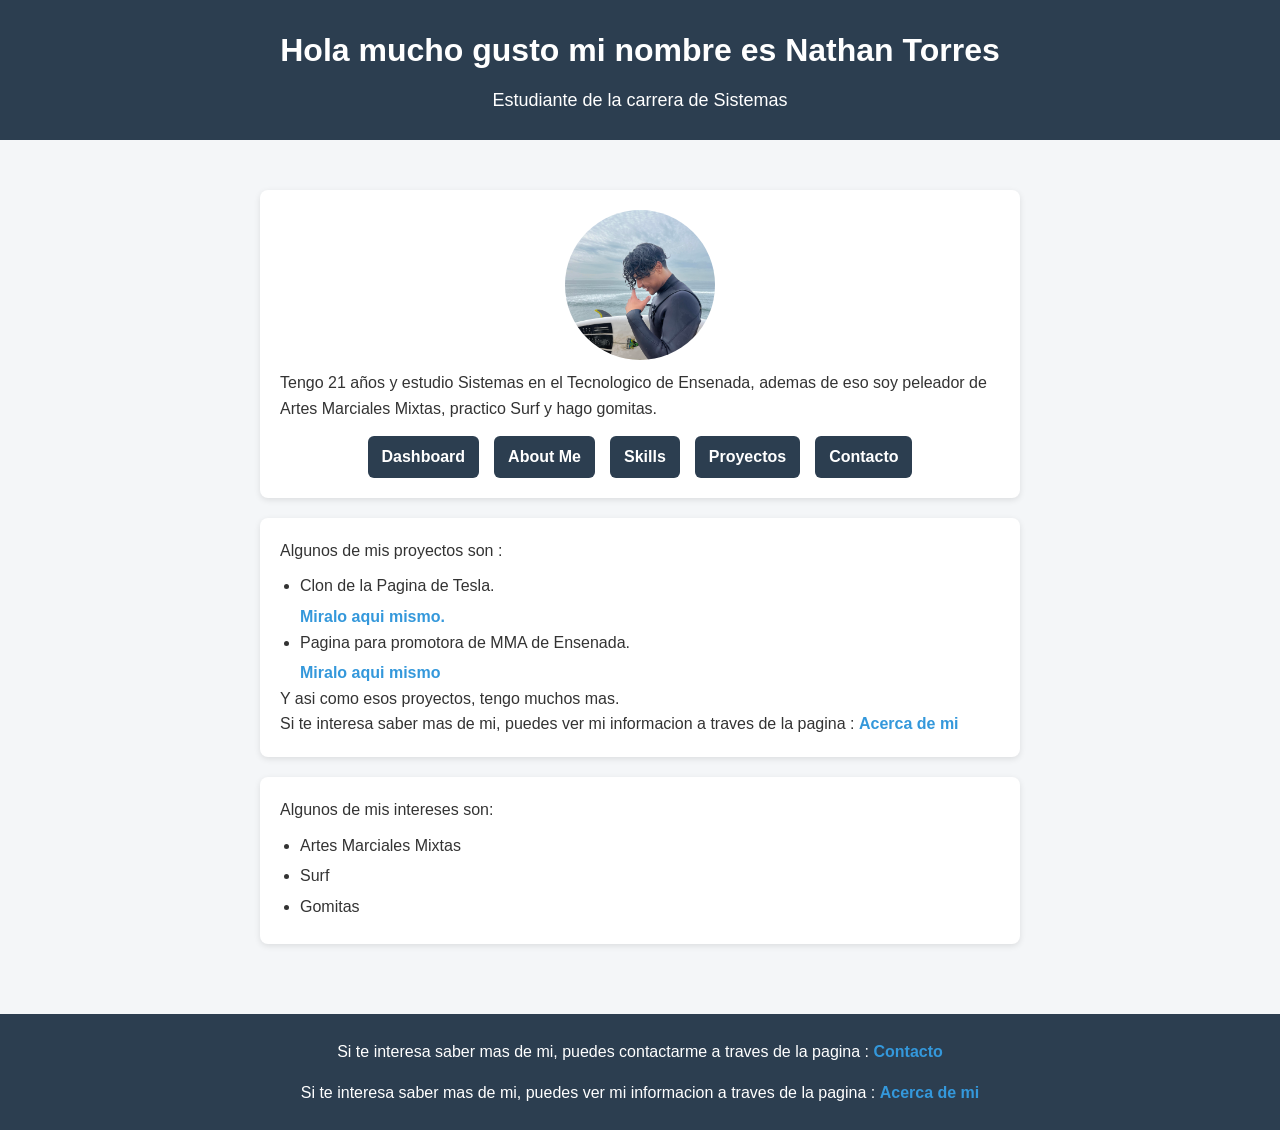
<file: index.html>
<!doctype html>
<html lang="en">
  <head>
    <meta charset="UTF-8" />
    <meta name="viewport" content="width=device-width, initial-scale=1.0" />
    <title>Practica - Sistemas</title>
    <link rel="stylesheet" href="styles/estilos.css" />
  </head>
  <body>
    <header>
      <h1>Hola mucho gusto mi nombre es Nathan Torres</h1>
      <h2>Estudiante de la carrera de Sistemas</h2>
    </header>

    <main>
      <section>
        <a href="/index.html">
          <img
            class="fotoNathan"
            src="img/fotoNathan.jpg"
            alt="Foto de Nathan Torres"
          />
        </a>
        <p>
          Tengo 21 años y estudio Sistemas en el Tecnologico de Ensenada, ademas
          de eso soy peleador de Artes Marciales Mixtas, practico Surf y hago
          gomitas.
        </p>

        <nav class="nav">
          <a class="nav-href active" href="pages/dashboard.html">Dashboard</a>
          <a class="nav-href" href="pages/acerca.html">About Me</a>
          <a class="nav-href" href="pages/skills.html">Skills</a>
          <a class="nav-href" href="pages/proyectos.html">Proyectos</a>
          <a class="nav-href" href="pages/formulario.html">Contacto</a>
        </nav>
      </section>

      <section>
        Algunos de mis proyectos son :
        <ul>
          <li>Clon de la Pagina de Tesla.</li>
          <a
            href="https://tesla-landing-8i5z8mskp-nathandevvs-projects.vercel.app/#"
            >Miralo aqui mismo.</a
          >
          <li>Pagina para promotora de MMA de Ensenada.</li>
          <a href="https://exf21.vercel.app">Miralo aqui mismo</a>
        </ul>

        Y asi como esos proyectos, tengo muchos mas.

        <p>
          Si te interesa saber mas de mi, puedes ver mi informacion a traves de
          la pagina :
          <a href="pages/acerca.html">Acerca de mi</a>
        </p>
      </section>

      <section>
        <p>Algunos de mis intereses son:</p>
        <ul>
          <li>Artes Marciales Mixtas</li>
          <li>Surf</li>
          <li>Gomitas</li>
        </ul>
      </section>
    </main>

    <footer>
      <section>
        Si te interesa saber mas de mi, puedes contactarme a traves de la pagina
        :
        <a href="./pages/contacto.html">Contacto</a>
      </section>
      <section>
        Si te interesa saber mas de mi, puedes ver mi informacion a traves de la
        pagina :
        <a href="./pages/acerca.html">Acerca de mi</a>
      </section>
    </footer>
  </body>
</html>
</file>
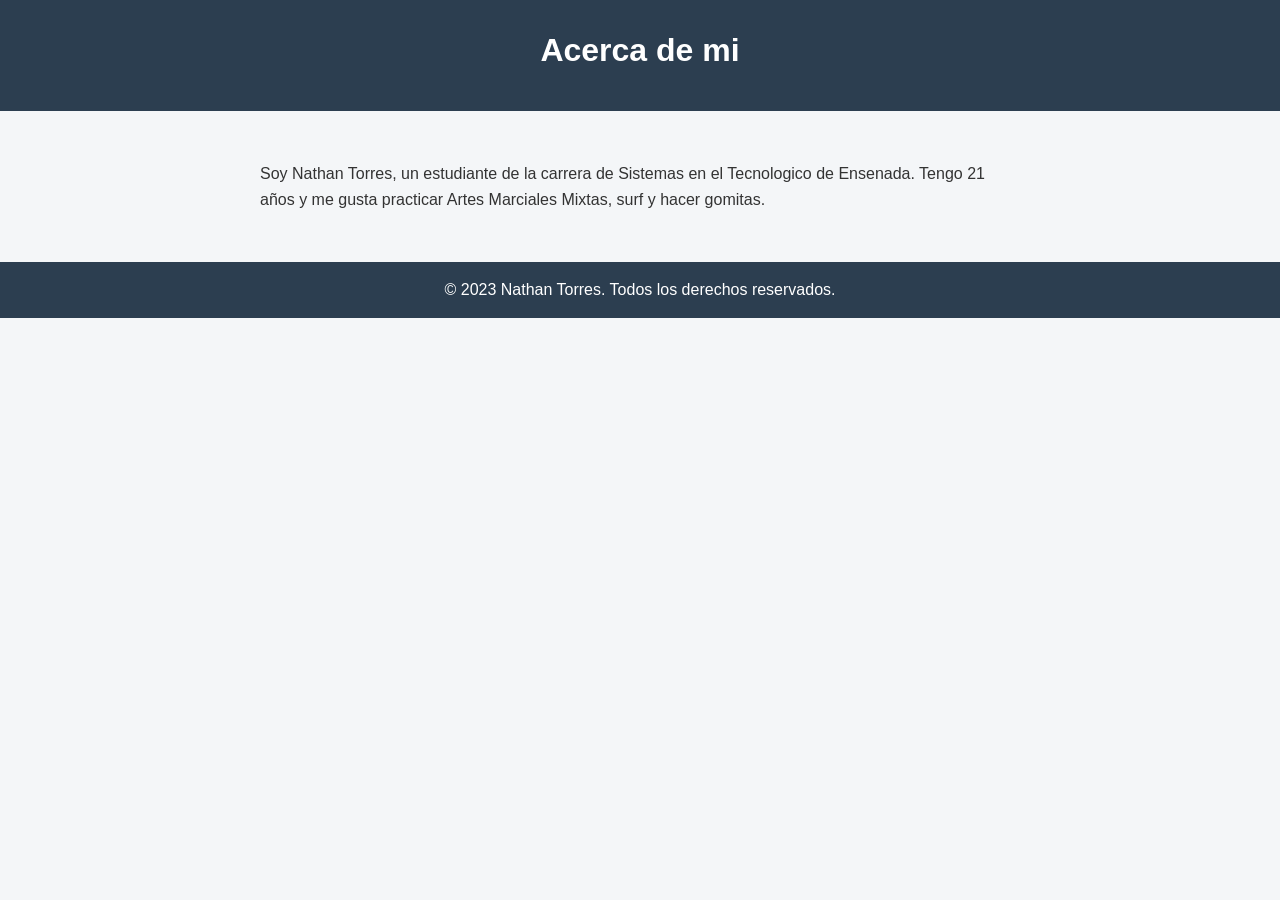
<file: acerca.html>
<!doctype html>
<html lang="en">
  <head>
    <meta charset="UTF-8" />
    <meta name="viewport" content="width=device-width, initial-scale=1.0" />
    <title>Acerca de mi</title>
    <link rel="stylesheet" href="estilos.css" />
  </head>
  <body>
    <header>
      <h1>Acerca de mi</h1>
    </header>

    <main>
      <p>
        Soy Nathan Torres, un estudiante de la carrera de Sistemas en el
        Tecnologico de Ensenada. Tengo 21 años y me gusta practicar Artes
        Marciales Mixtas, surf y hacer gomitas.
      </p>
    </main>

    <footer>
      <p>&copy; 2023 Nathan Torres. Todos los derechos reservados.</p>
    </footer>
  </body>
</html>
</file>
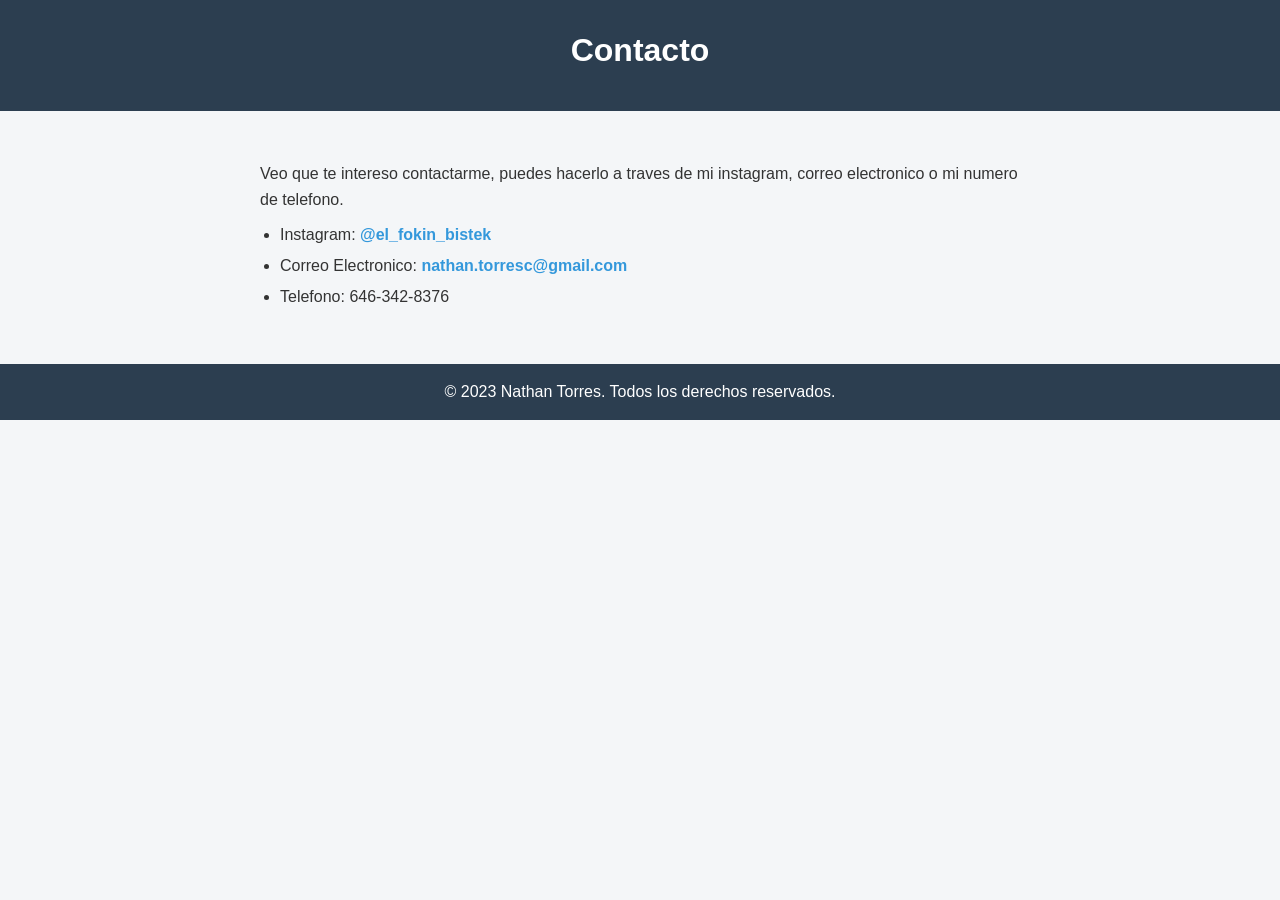
<file: contacto.html>
<!doctype html>
<html lang="en">
  <head>
    <meta charset="UTF-8" />
    <meta name="viewport" content="width=device-width, initial-scale=1.0" />
    <title>Contacto</title>
    <link rel="stylesheet" href="estilos.css" />
  </head>
  <body>
    <header>
      <h1>Contacto</h1>
    </header>

    <main>
      Veo que te intereso contactarme, puedes hacerlo a traves de mi instagram,
      correo electronico o mi numero de telefono.
      <ul>
        <li>
          Instagram:
          <a href="https://www.instagram.com/el_fokin_bistek/">
            @el_fokin_bistek</a
          >
        </li>
        <li>
          Correo Electronico:
          <a href="mailto:nathan.torresc@gmail.com">nathan.torresc@gmail.com</a>
        </li>
        <li>Telefono: 646-342-8376</li>
      </ul>
    </main>

    <footer>
      <p>&copy; 2023 Nathan Torres. Todos los derechos reservados.</p>
    </footer>
  </body>
</html>
</file>
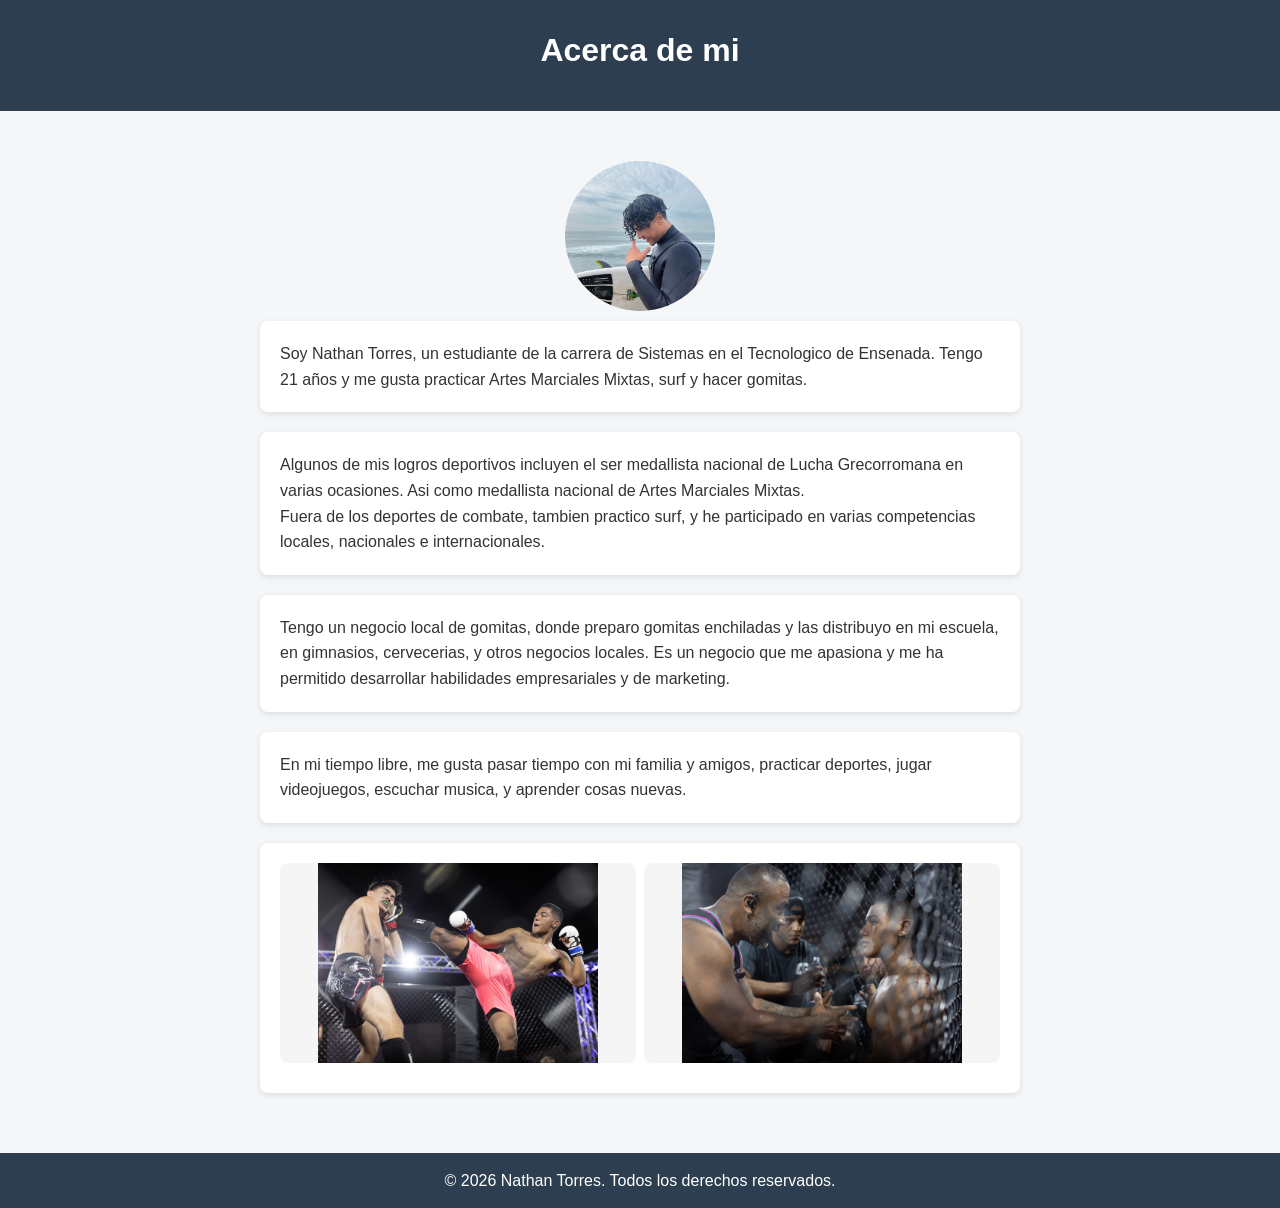
<file: pages/acerca.html>
<!doctype html>
<html lang="en">
  <head>
    <meta charset="UTF-8" />
    <meta name="viewport" content="width=device-width, initial-scale=1.0" />
    <title>Acerca de mi</title>
    <link rel="stylesheet" href="../styles/estilos.css" />
  </head>
  <body>
    <header>
      <h1>Acerca de mi</h1>
    </header>

    <main>
      <a href="../index.html">
        <img
          class="fotoNathan"
          src="../img/fotoNathan.jpg"
          alt="Foto de Nathan"
        />
      </a>
      <section>
        <p>
          Soy Nathan Torres, un estudiante de la carrera de Sistemas en el
          Tecnologico de Ensenada. Tengo 21 años y me gusta practicar Artes
          Marciales Mixtas, surf y hacer gomitas.
        </p>
      </section>
      <section>
        <p>
          Algunos de mis logros deportivos incluyen el ser medallista nacional
          de Lucha Grecorromana en varias ocasiones. Asi como medallista
          nacional de Artes Marciales Mixtas.
        </p>
        <p>
          Fuera de los deportes de combate, tambien practico surf, y he
          participado en varias competencias locales, nacionales e
          internacionales.
        </p>
      </section>
      <section>
        <p>
          Tengo un negocio local de gomitas, donde preparo gomitas enchiladas y
          las distribuyo en mi escuela, en gimnasios, cervecerias, y otros
          negocios locales. Es un negocio que me apasiona y me ha permitido
          desarrollar habilidades empresariales y de marketing.
        </p>
      </section>
      <section>
        <p>
          En mi tiempo libre, me gusta pasar tiempo con mi familia y amigos,
          practicar deportes, jugar videojuegos, escuchar musica, y aprender
          cosas nuevas.
        </p>
      </section>
      <section class="fotoMMA">
        <a
          class="fotoMMA"
          href="https://www.instagram.com/p/CiG5em9L4Zf/?img_index=1"
        >
          <img src="../img/32.jpg" alt="Foto Deportiva" />
        </a>
        <a
          class="fotoMMA"
          href="https://www.instagram.com/p/CiG5em9L4Zf/?img_index=2"
        >
          <img src="../img/27.jpg" alt="Foto Deportiva" />
        </a>
      </section>
    </main>

    <footer>
      <p>&copy; 2026 Nathan Torres. Todos los derechos reservados.</p>
    </footer>
  </body>
</html>
</file>
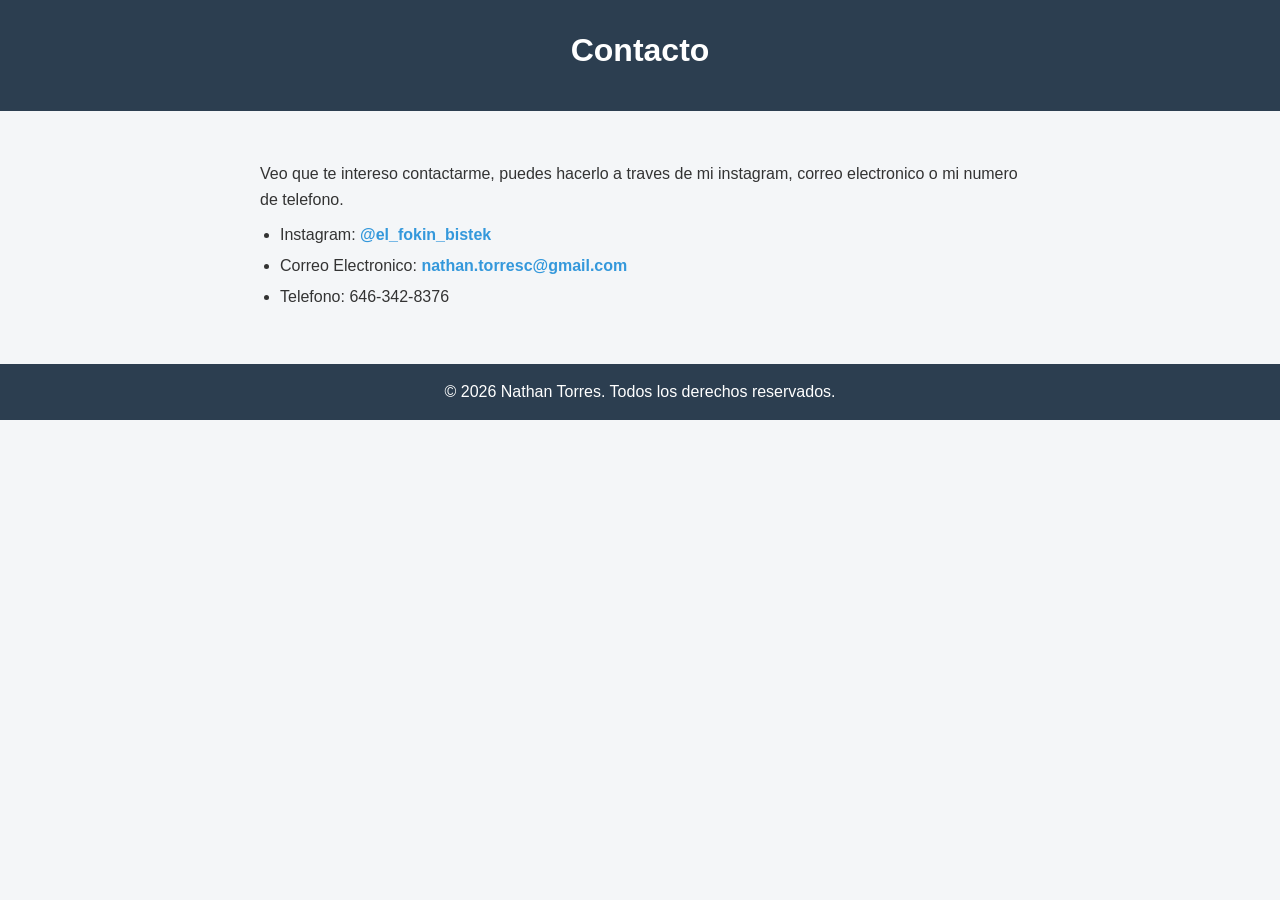
<file: pages/contacto.html>
<!doctype html>
<html lang="en">
  <head>
    <meta charset="UTF-8" />
    <meta name="viewport" content="width=device-width, initial-scale=1.0" />
    <title>Contacto</title>
    <link rel="stylesheet" href="../styles/estilos.css" />
  </head>
  <body>
    <header>
      <h1>Contacto</h1>
    </header>

    <main>
      Veo que te intereso contactarme, puedes hacerlo a traves de mi instagram,
      correo electronico o mi numero de telefono.
      <ul>
        <li>
          Instagram:
          <a href="https://www.instagram.com/el_fokin_bistek/">
            @el_fokin_bistek</a
          >
        </li>
        <li>
          Correo Electronico:
          <a href="mailto:nathan.torresc@gmail.com">nathan.torresc@gmail.com</a>
        </li>
        <li>Telefono: 646-342-8376</li>
      </ul>
    </main>

    <footer>
      <p>&copy; 2026 Nathan Torres. Todos los derechos reservados.</p>
    </footer>
  </body>
</html>
</file>
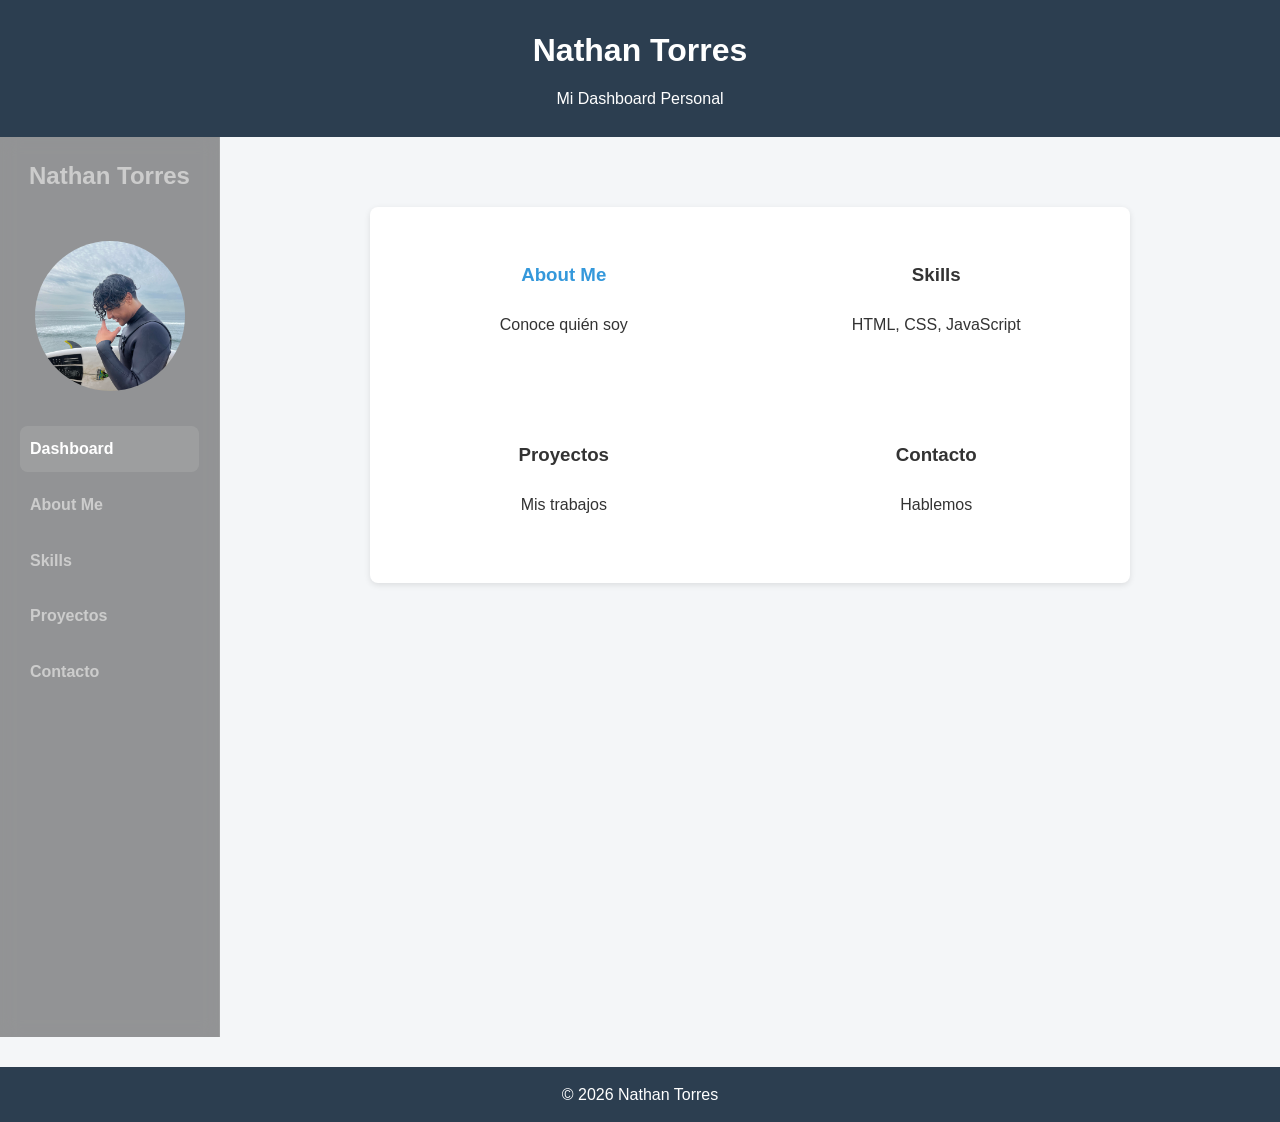
<file: pages/dashboard.html>
<!doctype html>
<html lang="en">
  <head>
    <meta charset="UTF-8" />
    <meta name="viewport" content="width=device-width, initial-scale=1.0" />
    <link rel="stylesheet" href="../styles/estilos.css" />
    <title>Dashboard - Nathan Torres</title>
  </head>

  <body>
    <header class="header">
      <h1>Nathan Torres</h1>
      <p>Mi Dashboard Personal</p>
    </header>

    <div class="app">
      <aside class="sidebar">
        <h2 class="logo">Nathan Torres</h2>
        <a href="../index.html">
          <img
            class="fotoNathan"
            src="../img/fotoNathan.jpg"
            alt="Foto de Nathan"
          />
        </a>

        <nav>
          <a href="#" class="active">Dashboard</a>
          <a href="./acerca.html">About Me</a>
          <a href="#">Skills</a>
          <a href="#">Proyectos</a>
          <a href="./formulario.html">Contacto</a>
        </nav>
      </aside>

      <main class="main">
        <section class="cards">
          <a href="./acerca.html" class="card">
            <h3>About Me</h3>
            <p>Conoce quién soy</p>
          </a>

          <div class="card">
            <h3>Skills</h3>
            <p>HTML, CSS, JavaScript</p>
          </div>

          <div class="card">
            <h3>Proyectos</h3>
            <p>Mis trabajos</p>
          </div>

          <div class="card">
            <h3>Contacto</h3>
            <p>Hablemos</p>
          </div>
        </section>
      </main>
    </div>

    <footer class="footer">
      <p>© 2026 Nathan Torres</p>
    </footer>
  </body>
</html>
</file>
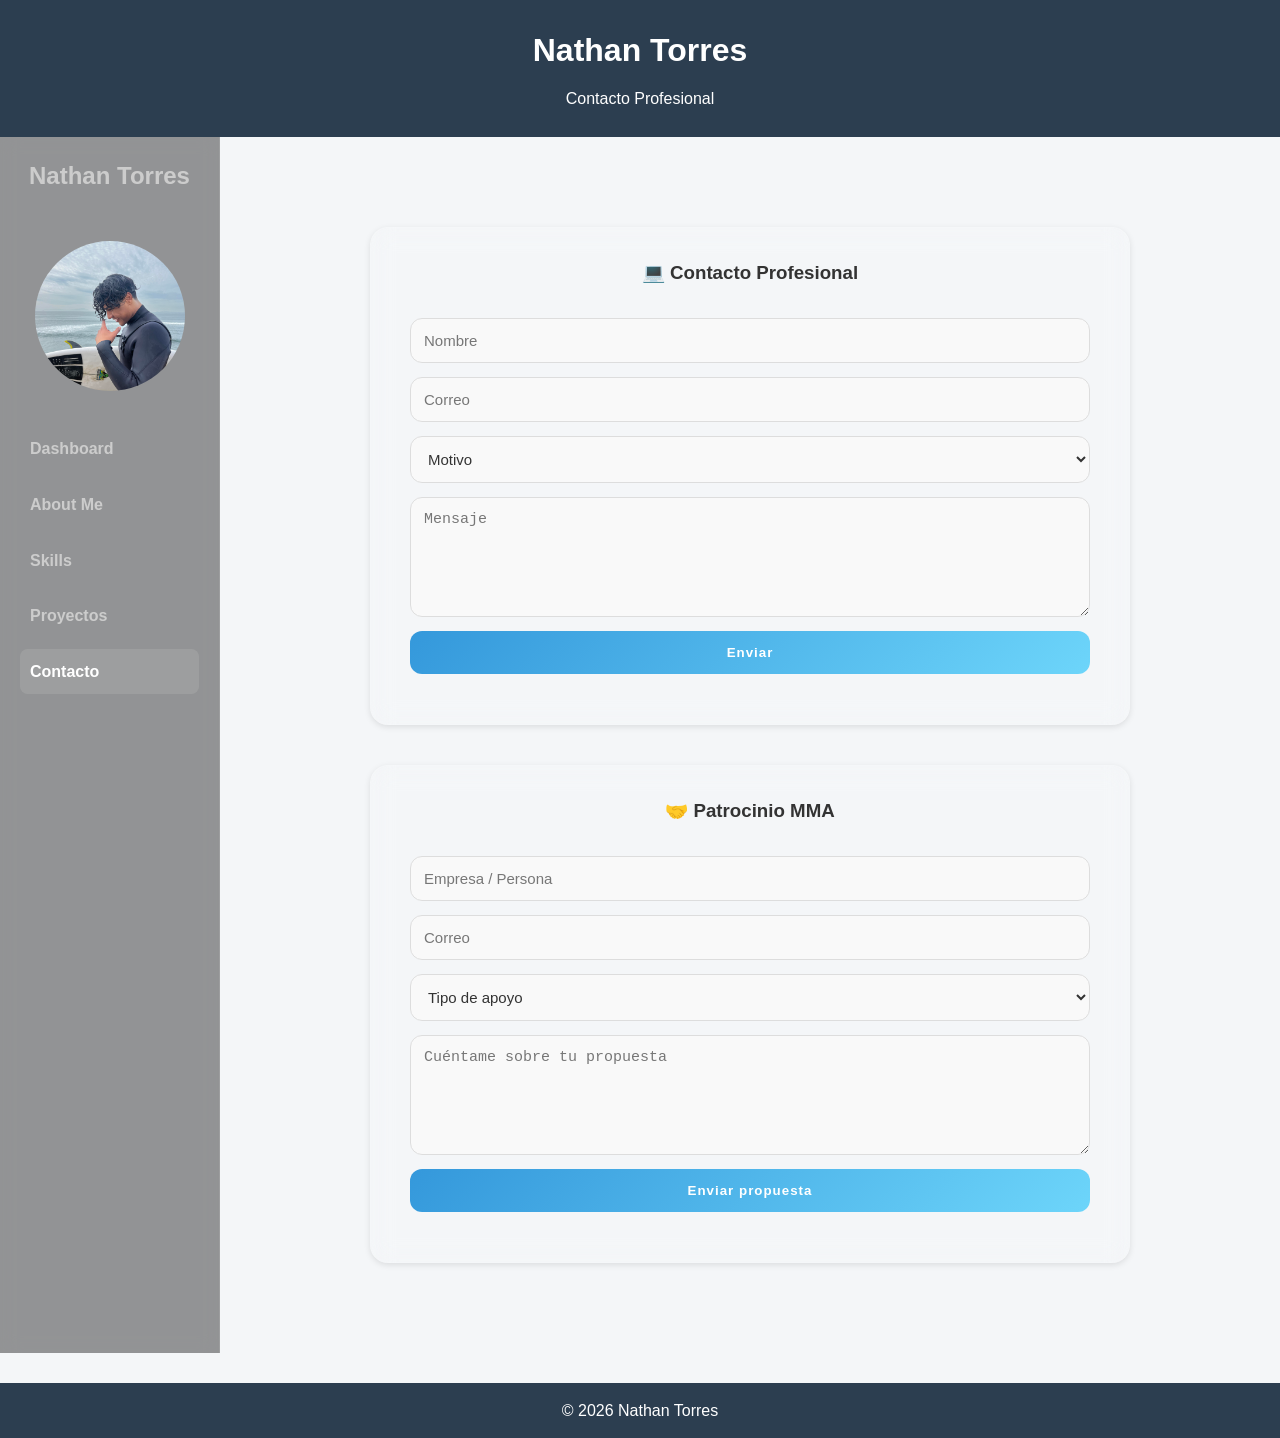
<file: pages/formulario.html>
<!doctype html>
<html lang="en">
  <head>
    <meta charset="UTF-8" />
    <meta name="viewport" content="width=device-width, initial-scale=1.0" />
    <link rel="stylesheet" href="../styles/estilos.css" />
    <title>Contacto - Nathan Torres</title>
  </head>

  <body>
    <header class="header">
      <h1>Nathan Torres</h1>
      <p>Contacto Profesional</p>
    </header>

    <div class="app">
      <aside class="sidebar">
        <h2 class="logo">Nathan Torres</h2>

        <a href="../index.html">
          <img
            class="fotoNathan"
            src="../img/fotoNathan.jpg"
            alt="Foto de Nathan"
          />
        </a>

        <nav>
          <a href="./dashboard.html">Dashboard</a>
          <a href="./acerca.html">About Me</a>
          <a href="#">Skills</a>
          <a href="#">Proyectos</a>
          <a href="./formulario.html" class="active">Contacto</a>
        </nav>
      </aside>

      <main class="main">
        <section class="card form-card">
          <h3>💻 Contacto Profesional</h3>

          <form
            class="form-pro"
            action="https://formspree.io/f/maqlwnjz"
            method="POST"
          >
            <input type="text" name="nombre" placeholder="Nombre" required />

            <input type="email" name="email" placeholder="Correo" required />

            <select name="motivo" required>
              <option value="">Motivo</option>
              <option value="Oportunidad laboral">Oportunidad laboral</option>
              <option value="Proyecto freelance">Proyecto freelance</option>
              <option value="Colaboración">Colaboración</option>
            </select>

            <textarea name="mensaje" placeholder="Mensaje" required></textarea>

            <input
              type="hidden"
              name="_subject"
              value="Nuevo contacto desde tu portafolio 🔥"
            />

            <button type="submit">Enviar</button>
          </form>
        </section>

        <section class="card form-card">
          <h3>🤝 Patrocinio MMA</h3>

          <form
            class="form-pro"
            action="https://formspree.io/f/maqlwnjz"
            method="POST"
          >
            <input
              type="text"
              name="empresa"
              placeholder="Empresa / Persona"
              required
            />

            <input type="email" name="email" placeholder="Correo" required />

            <select name="apoyo" required>
              <option value="">Tipo de apoyo</option>
              <option value="Económico">Económico</option>
              <option value="Ropa deportiva">Ropa deportiva</option>
              <option value="Suplementos">Suplementos</option>
              <option value="Publicidad">Publicidad</option>
            </select>

            <textarea
              name="mensaje"
              placeholder="Cuéntame sobre tu propuesta"
              required
            ></textarea>

            <input
              type="hidden"
              name="_subject"
              value="Nueva propuesta de patrocinio 🥊"
            />

            <button type="submit">Enviar propuesta</button>
          </form>
        </section>
      </main>
    </div>

    <footer class="footer">
      <p>© 2026 Nathan Torres</p>
    </footer>
  </body>
</html>
</file>
<file: styles/estilos.css>
@import url("base/global.css");

@import url("layout/header.css");
@import url("layout/main.css");
@import url("layout/footer.css");

@import url("components/image.css");
@import url("layout/sidebar.css");
@import url("layout/card.css");
@import url("components/form-pro.css");
@import url("components/nav.css");
@import url("components/fotosmma.css");
</file>
<file: estilos.css>
* {
  margin: 0;
  padding: 0;
  box-sizing: border-box;
}

body {
  font-family: Arial, Helvetica, sans-serif;
  background-color: #f4f6f8;
  color: #333;
  line-height: 1.6;
}

header {
  background-color: #2c3e50;
  color: white;
  text-align: center;
  padding: 25px;
}

header h1 {
  margin-bottom: 10px;
}

header h2 {
  font-weight: normal;
  font-size: 18px;
}

main {
  max-width: 800px;
  margin: 30px auto;
  padding: 20px;
}

section {
  background: white;
  margin-bottom: 20px;
  padding: 20px;
  border-radius: 8px;
  box-shadow: 0px 2px 6px rgba(0, 0, 0, 0.1);
}

ul {
  margin-top: 10px;
  padding-left: 20px;
}

li {
  margin-bottom: 5px;
}

a {
  color: #3498db;
  text-decoration: none;
  font-weight: bold;
}

a:hover {
  text-decoration: underline;
}

footer {
  background-color: #2c3e50;
  color: white;
  text-align: center;
  padding: 15px;
  margin-top: 30px;
}

footer section {
  background: none;
  box-shadow: none;
  margin: 5px 0;
  padding: 5px;
}
</file>
